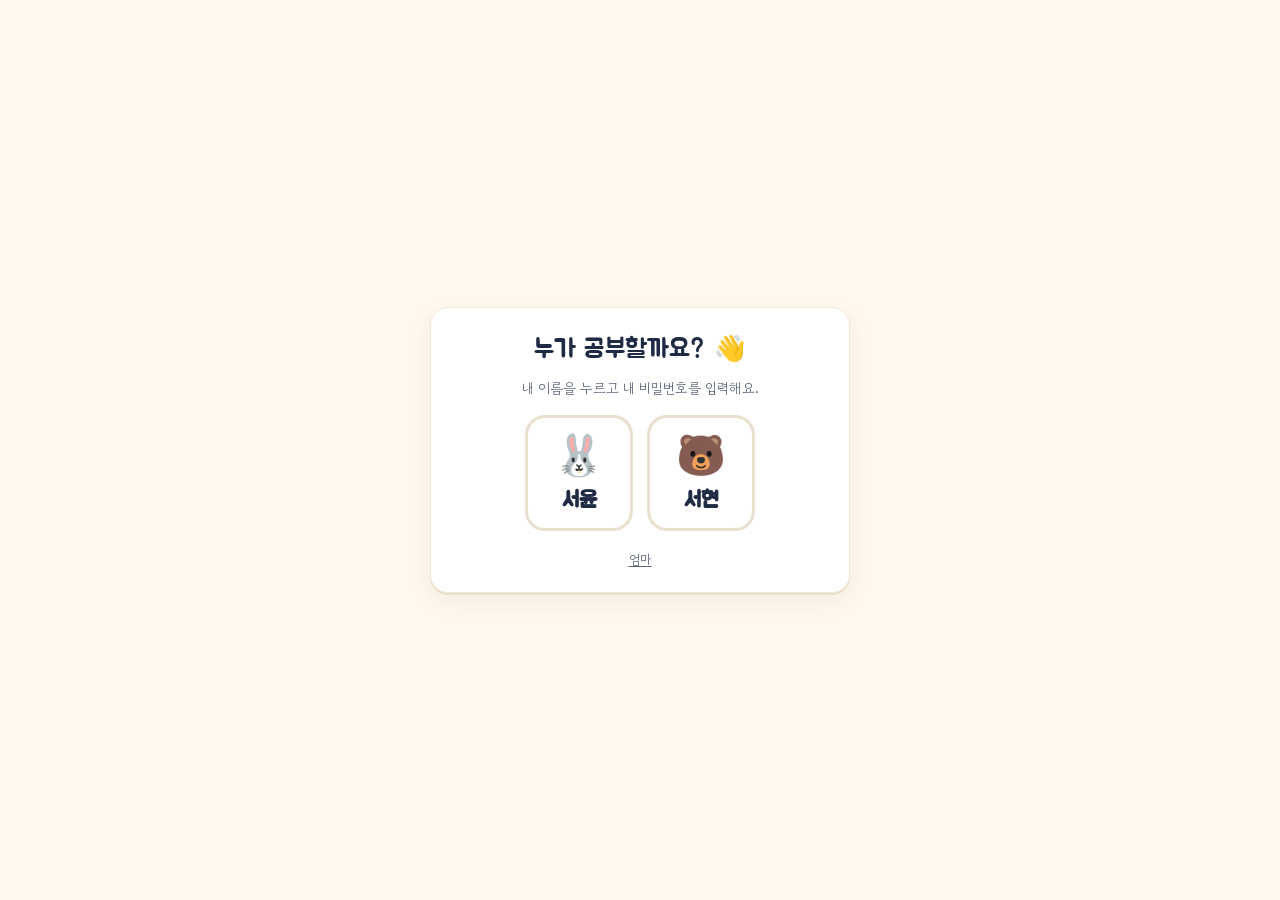
<file: index.html>
<!DOCTYPE html>
<html lang="ko">
<head>
<meta charset="UTF-8">
<meta name="viewport" content="width=device-width, initial-scale=1">
<title>수학 탐구실 · 5학년</title>
<link rel="preconnect" href="https://fonts.googleapis.com">
<link rel="preconnect" href="https://fonts.gstatic.com" crossorigin>
<link href="https://fonts.googleapis.com/css2?family=Jua&family=Gowun+Dodum&display=swap" rel="stylesheet">
<link rel="stylesheet" href="assets/style.css">
</head>
<body>
<div class="top"><div class="in">
  <a class="brand" href="./"><div class="logo">수</div><div><b>수학 탐구실</b><small>서윤 · 서현이의 수학 탐구실</small></div></a>
  <span id="who" style="margin-left:auto"></span>
</div></div>
<main class="wrap" id="app"></main>
<script>window.UNIT={id:"portal",title:"단원 목록"};</script>
<script src="config.js"></script>
<script src="assets/core.js"></script>
<script>
/* ===== 단원 목록: 새 단원을 만들면 ready:true 로 바꾸고 폴더(u3, u4 …)를 추가해요 ===== */
const UNITS=[
  {id:"u2", grade:"5-1", no:2, title:"약수와 배수", desc:"꽃병·꼬치·개구리 점프로 약수와 배수, 최대공약수와 최소공배수를 발견해요.", color:"var(--coral)", ready:true, kids:["서윤"]},
  {id:"u3", grade:"5-1", no:3, title:"", desc:"곧 열려요", color:"var(--sky)", ready:false, kids:["서윤"]},
  {id:"u4", grade:"5-1", no:4, title:"", desc:"곧 열려요", color:"var(--mint)", ready:false, kids:["서윤"]},
  {id:"g1u4", grade:"1-2", no:4, title:"덧셈과 뺄셈(2)", desc:"10을 만들어 더하고, 십몇에서 빼요. 십 배열판과 놀이로 배워요.", color:"var(--mint)", ready:true, kids:["서현"]},
  {id:"g1u6", grade:"1-2", no:6, title:"덧셈과 뺄셈(3)", desc:"수 모형으로 두 자리 수끼리 더하고 빼요.", color:"var(--grape)", ready:true, kids:["서현"]},
  {id:"en2", grade:"English", no:0, title:"Smart Phonics 2", desc:"단모음 a·e·i·o·u (Unit 1~8)와 Sound Expansion 1~4. 듣고, 읽고, 철자를 맞춰요.", color:"var(--sky)", ready:true, kids:["서현"]},
  {id:"br300", grade:"English", no:0, title:"Bricks Reading 300 · Level 1", desc:"20개 Unit. 책으로 읽고, 여기서 단어·이해 확인·생각 쓰기·단어 놀이를 해요.", color:"#2856A8", ready:true, kids:["서윤"]},
];
function starsOf(id){try{const s=JSON.parse(localStorage.getItem('math-lab-'+id+'-'+(STUDENT?STUDENT.name:''))||'{}');return Object.keys(s.explore||{}).length+Object.keys(s.concept||{}).length}catch(e){return 0}}
function render(){
  const app=document.getElementById('app');app.innerHTML='';
  app.append(h('section',{class:'hero',style:'grid-template-columns:1fr'},h('div',{},
    h('span',{class:'pill'},STUDENT&&!isMom()?STUDENT.name+'의 수학':'우리 집 수학'),
    h('h1',{html:'외우기 전에 <em>직접 해 보고</em><br>규칙을 발견해요'}),
    h('p',{},'공부할 단원을 골라 시작하세요. 직접 해 보고, 연습하고, 도전해요!'))));
  const g=h('div',{class:'grid g3'});
  UNITS.filter(U=>!STUDENT||isMom()||!U.kids||U.kids.includes(STUDENT.name)).forEach(U=>{
    const c=h('div',{class:'card step-card unit-card'+(U.ready?'':' locked'),onclick:()=>{if(U.ready)location.href=U.id+'/'}});
    c.style.setProperty('--c',U.color);
    c.innerHTML=`<span class="no">${U.grade}${U.no?' · '+U.no+'단원':''}${isMom()&&U.kids?' · '+U.kids.join(','):''}</span><h3>${U.title||'준비 중'}</h3><p>${U.desc}</p>`+(U.ready?`<div class="small" style="margin-top:8px">획득한 탐구·개념 별: ${starsOf(U.id)}개</div>`:'<div class="small" style="margin-top:8px">🔒 준비 중</div>');
    g.append(c);
  });
  app.append(g);
  app.append(h('a',{class:'card print-card',href:'print/',style:'display:flex;align-items:center;gap:14px;margin-top:14px;text-decoration:none;color:inherit'},h('div',{style:'font-size:34px'},'🖨️'),h('div',{},h('b',{class:'jua',style:'font-size:20px'},'영어 단어 쓰기 활동지'),h('div',{class:'small'},'단원 단어를 손으로 따라 쓰고 외워요. 출력해서 쓰고, 시험지로 확인해요.'))));
  if(STUDENT)renderNoteWall(app);
}
updateWho();ensureStudent(render);flushLog();
</script>
</body>
</html>
</file>
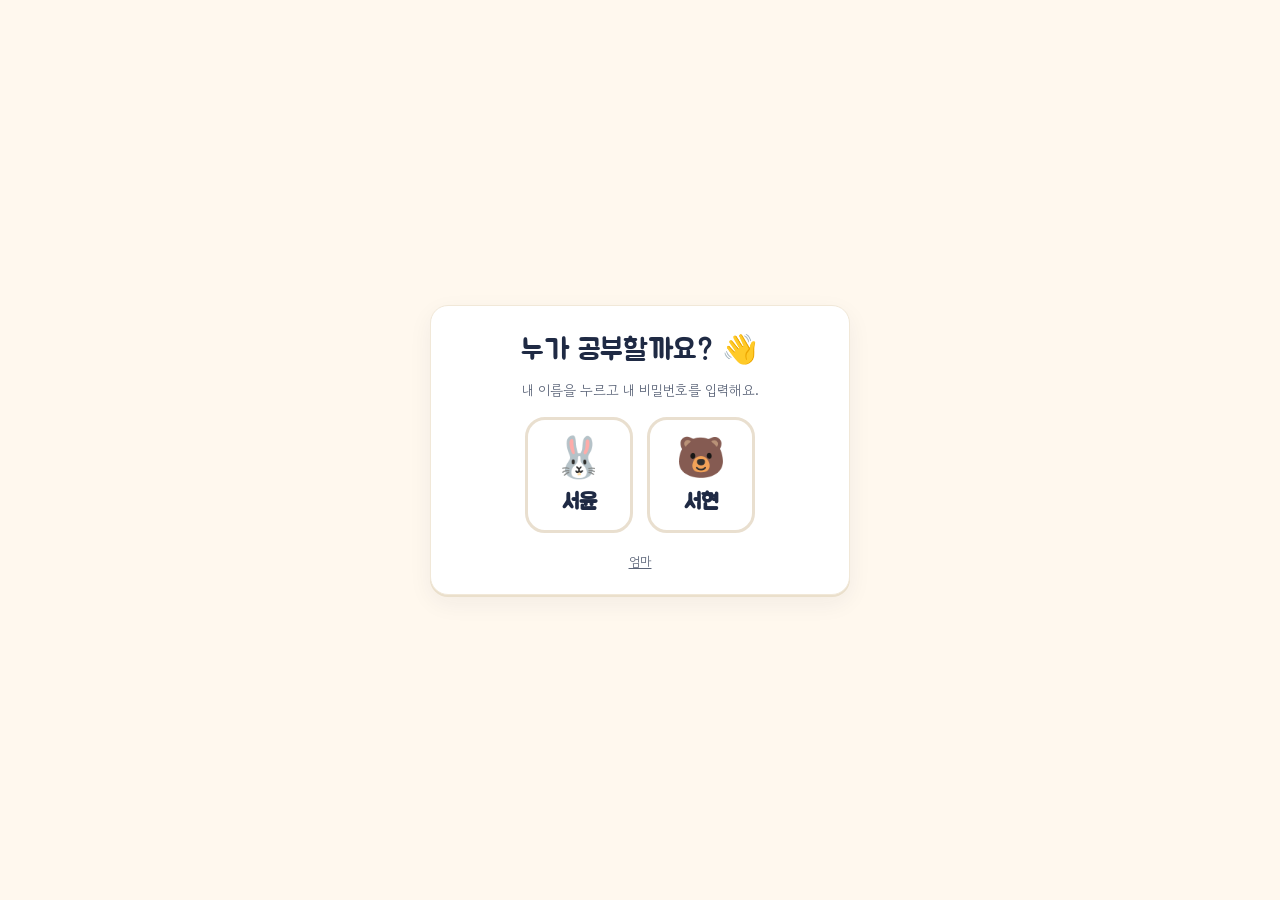
<file: en2/index.html>
<!DOCTYPE html>
<html lang="ko">
<head>
<meta charset="UTF-8">
<meta name="viewport" content="width=device-width, initial-scale=1">
<title>Smart Phonics 2 · 수학 탐구실</title>
<link rel="preconnect" href="https://fonts.googleapis.com">
<link rel="preconnect" href="https://fonts.gstatic.com" crossorigin>
<link href="https://fonts.googleapis.com/css2?family=Jua&family=Gowun+Dodum&display=swap" rel="stylesheet">
<link rel="stylesheet" href="../assets/style.css">
<link rel="stylesheet" href="../assets/g1.css">
<link rel="stylesheet" href="phonics.css">
</head>
<body class="g1">
<div class="top"><div class="in">
  <a class="brand" href="../"><div class="logo" style="background:var(--sky);box-shadow:0 3px 0 #2856A8">A</div><div><b>Smart Phonics 2</b><small>English · 단원 목록으로</small></div></a>
  <nav class="nav" id="nav">
    <a href="#home" data-r="home">🗺️ Units</a>
    <a href="#stickers" data-r="stickers">🌟 스티커</a>
  </nav>
  <span id="who"></span>
</div></div>
<main class="wrap" id="app"></main>
<script>window.UNIT={id:"en2",title:"English · Smart Phonics 2"};</script>
<script src="../config.js"></script>
<script src="../assets/core.js"></script>
<script src="../assets/g1kit.js"></script>
<script src="../assets/enkit.js"></script>
<script src="phonics.js"></script>
</body>
</html>
</file>
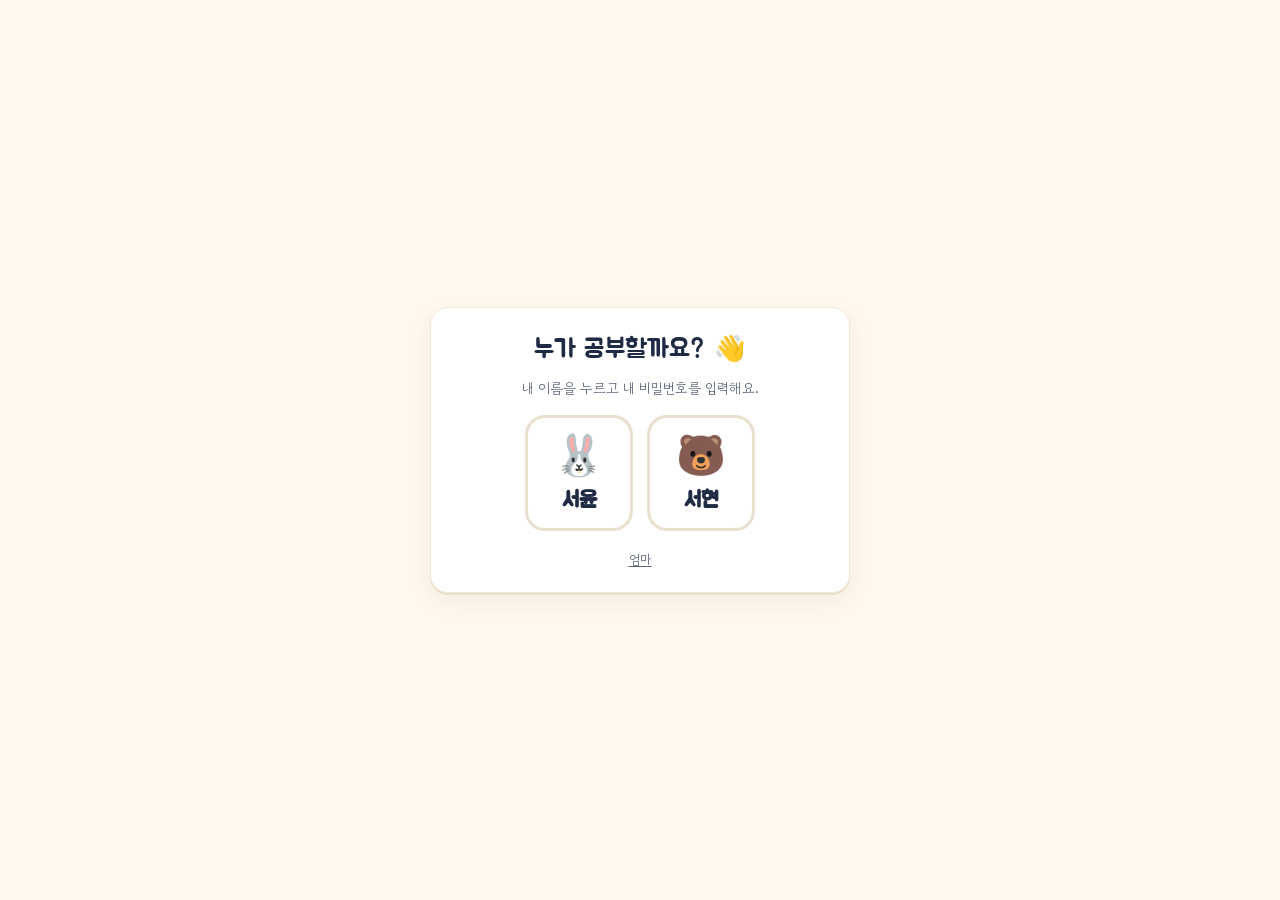
<file: print/index.html>
<!DOCTYPE html>
<html lang="ko">
<head>
<meta charset="UTF-8">
<meta name="viewport" content="width=device-width, initial-scale=1">
<title>영어 단어 쓰기 활동지 · 수학 탐구실</title>
<link rel="preconnect" href="https://fonts.googleapis.com">
<link rel="preconnect" href="https://fonts.gstatic.com" crossorigin>
<link href="https://fonts.googleapis.com/css2?family=Andika:wght@400;700&family=Jua&family=Gowun+Dodum&display=swap" rel="stylesheet">
<link rel="stylesheet" href="../assets/style.css">
<link rel="stylesheet" href="print.css">
</head>
<body>
<div class="top noprint"><div class="in">
  <a class="brand" href="../"><div class="logo" style="background:var(--grape)">✏️</div><div><b>영어 단어 쓰기 활동지</b><small>출력해서 손으로 쓰고 외우기 · 처음 화면으로</small></div></a>
  <span id="who"></span>
</div></div>
<main class="wrap noprint" id="app"></main>
<div id="sheets"></div>
<script>window.UNIT={id:"portal",title:"영어 쓰기 활동지"};</script>
<script src="../config.js"></script>
<script src="../assets/core.js"></script>
<script src="../br300/data.js"></script>
<script src="../br300/extra.js"></script>
<script src="print.js"></script>
</body>
</html>
</file>
<file: assets/style.css>
:root{
  --bg:#FFF8EE; --paper:#FFFFFF; --ink:#1F2A44; --sub:#5B6478; --line:#E9DFCF;
  --coral:#FF7A59; --coral-soft:#FFE6DD; --mint:#2BB39A; --mint-soft:#DDF5EF;
  --sky:#3E7BE6; --sky-soft:#E3EDFF; --sun:#FFC23C; --sun-soft:#FFF2CF;
  --grape:#8A5CF6; --grape-soft:#EEE7FF; --bad:#E5484D; --bad-soft:#FFE5E6;
  --r:18px; --shadow:0 2px 0 #EADFCB, 0 8px 24px rgba(31,42,68,.06);
}
*{box-sizing:border-box}
html,body{margin:0;background:var(--bg);color:var(--ink);font-family:"Gowun Dodum","Apple SD Gothic Neo","Malgun Gothic",sans-serif;font-size:17px;line-height:1.6}
h1,h2,h3,h4,.jua{font-family:"Jua","Gowun Dodum",sans-serif;font-weight:400;letter-spacing:.2px}
button{font-family:inherit;font-size:inherit;cursor:pointer}
input,select,textarea{font-family:inherit;font-size:inherit;color:var(--ink)}
.wrap{max-width:1040px;margin:0 auto;padding:0 18px 80px}
/* top bar */
.top{position:sticky;top:0;z-index:20;background:rgba(255,248,238,.92);backdrop-filter:blur(8px);border-bottom:1px solid var(--line)}
.top .in{max-width:1040px;margin:0 auto;padding:10px 18px;display:flex;align-items:center;gap:12px;flex-wrap:wrap}
.brand{display:flex;align-items:center;gap:10px;cursor:pointer;text-decoration:none;color:inherit}
.logo{width:38px;height:38px;border-radius:12px;background:var(--coral);color:#fff;display:grid;place-items:center;font-family:Jua;font-size:20px;box-shadow:0 3px 0 #D85C3D}
.brand b{font-family:Jua;font-size:20px;font-weight:400}
.brand small{display:block;color:var(--sub);font-size:13px;margin-top:-4px}
.nav{display:flex;gap:6px;margin-left:auto;flex-wrap:wrap}
.nav a{padding:6px 12px;border-radius:999px;text-decoration:none;color:var(--ink);font-size:15px;border:1px solid transparent}
.nav a:hover{background:#fff;border-color:var(--line)}
.nav a.on{background:var(--ink);color:#fff}
/* hero */
.hero{display:grid;grid-template-columns:1.3fr 1fr;gap:24px;align-items:center;padding:34px 0 18px}
.hero h1{font-size:40px;line-height:1.2;margin:0 0 10px}
.hero h1 em{font-style:normal;color:var(--coral)}
.hero p{color:var(--sub);margin:0 0 16px}
.pill{display:inline-block;padding:3px 12px;border-radius:999px;background:var(--sun-soft);color:#9A6B00;font-size:14px;margin-bottom:10px}
@media (max-width:760px){.hero{grid-template-columns:1fr}.hero h1{font-size:32px}}
/* cards */
.card{background:var(--paper);border-radius:var(--r);box-shadow:var(--shadow);padding:22px;border:1px solid #F1E8D8}
.grid{display:grid;gap:16px}
.g3{grid-template-columns:repeat(3,1fr)} .g2{grid-template-columns:repeat(2,1fr)}
@media (max-width:860px){.g3{grid-template-columns:repeat(2,1fr)}}
@media (max-width:560px){.g3,.g2{grid-template-columns:1fr}}
.step-card{cursor:pointer;transition:transform .15s;position:relative;overflow:hidden}
.step-card:hover{transform:translateY(-3px)}
.step-card .no{font-family:Jua;font-size:15px;color:#fff;background:var(--c,var(--sky));display:inline-block;padding:2px 10px;border-radius:999px}
.step-card h3{margin:10px 0 4px;font-size:22px}
.step-card p{margin:0;color:var(--sub);font-size:15px}
.stars{margin-top:10px;font-size:18px;letter-spacing:2px;color:#E2D6C2}
.stars .on{color:var(--sun)}
.section-title{display:flex;align-items:baseline;gap:10px;margin:34px 0 12px}
.section-title h2{margin:0;font-size:26px}
.section-title span{color:var(--sub);font-size:15px}
/* lesson page */
.lesson-head{padding:26px 0 8px}
.lesson-head .kicker{font-family:Jua;color:var(--c,var(--coral))}
.lesson-head h1{margin:2px 0 6px;font-size:34px}
.lesson-head p{margin:0;color:var(--sub)}
.tabs{display:flex;gap:8px;margin:18px 0 18px;flex-wrap:wrap}
.tab{border:2px solid var(--line);background:#fff;border-radius:14px;padding:8px 14px;display:flex;align-items:center;gap:8px;color:var(--ink)}
.tab .n{width:24px;height:24px;border-radius:50%;background:var(--line);display:grid;place-items:center;font-family:Jua;font-size:14px}
.tab.on{border-color:var(--ink);background:var(--ink);color:#fff}
.tab.on .n{background:#fff;color:var(--ink)}
.tab.done .n{background:var(--mint);color:#fff}
.story{display:flex;gap:14px;align-items:flex-start;background:var(--sun-soft);border-radius:16px;padding:14px 16px;margin-bottom:16px}
.story .who{font-size:30px;line-height:1}
.q-box{border-left:5px solid var(--c,var(--sky));background:#FAFBFF;padding:10px 14px;border-radius:0 12px 12px 0;margin:12px 0}
.q-box b{font-family:Jua;font-weight:400;color:var(--c,var(--sky))}
.row{display:flex;gap:10px;align-items:center;flex-wrap:wrap}
.btn{border:none;border-radius:12px;padding:9px 16px;background:var(--ink);color:#fff;box-shadow:0 3px 0 #0E1628;transition:transform .05s}
.btn:active{transform:translateY(2px);box-shadow:0 1px 0 #0E1628}
.btn.ghost{background:#fff;color:var(--ink);border:2px solid var(--line);box-shadow:none}
.btn.coral{background:var(--coral);box-shadow:0 3px 0 #D85C3D}
.btn.mint{background:var(--mint);box-shadow:0 3px 0 #1E8A76}
.btn.small{padding:5px 11px;font-size:15px;border-radius:10px}
.btn:disabled{opacity:.45;cursor:not-allowed}
.num-btn{min-width:44px;height:44px;border-radius:12px;border:2px solid var(--line);background:#fff;font-family:Jua;font-size:18px;color:var(--ink)}
.num-btn.ok{background:var(--mint);border-color:var(--mint);color:#fff}
.num-btn.no{background:var(--bad-soft);border-color:#F3B4B6;color:#B4232A}
.num-btn.sel{background:var(--sky);border-color:var(--sky);color:#fff}
.chip{display:inline-flex;align-items:center;justify-content:center;min-width:36px;height:36px;padding:0 10px;border-radius:999px;background:var(--mint-soft);color:#11705E;font-family:Jua;font-size:17px;margin:3px}
.chip.coral{background:var(--coral-soft);color:#B5442A}
.chip.sky{background:var(--sky-soft);color:#2856A8}
.chip.grape{background:var(--grape-soft);color:#5B34C2}
.chip.gray{background:#F1ECE3;color:#857A69}
input.ans,select.ans{border:2px solid var(--line);border-radius:10px;padding:6px 10px;width:110px;background:#fff}
input.ans.wide{width:220px}
input.ans:focus,select.ans:focus,textarea:focus{outline:none;border-color:var(--sky)}
input.ans.right{border-color:var(--mint);background:var(--mint-soft)}
input.ans.wrong{border-color:var(--bad);background:var(--bad-soft)}
textarea.note{width:100%;min-height:80px;border:2px dashed #E4D6BE;border-radius:12px;padding:10px 12px;background:#FFFDF8;resize:vertical}
.fb{margin-top:10px;padding:10px 14px;border-radius:12px;display:none}
.fb.show{display:block}
.fb.good{background:var(--mint-soft);color:#11705E}
.fb.bad{background:var(--bad-soft);color:#9E1C22}
.fb.info{background:var(--sky-soft);color:#24499A}
.concept{background:linear-gradient(135deg,#FFFFFF, #FFF6E2);border:2px solid var(--sun);border-radius:18px;padding:16px 18px;margin:12px 0}
.concept h4{margin:0 0 6px;font-size:19px;color:#A76F00}
.blank{display:inline-block;min-width:90px;border:none;border-bottom:3px solid var(--sun);background:transparent;text-align:center;font-family:Jua;font-size:18px;padding:0 4px;margin:0 4px}
.blank.right{border-color:var(--mint);color:#11705E}
.blank.wrong{border-color:var(--bad);color:var(--bad)}
/* problem cards */
.prob{background:#fff;border-radius:16px;border:2px solid #F0E6D5;padding:16px 18px;margin-bottom:14px;position:relative}
.prob.solved{border-color:var(--mint);background:#FBFFFD}
.prob .pn{font-family:Jua;color:var(--c,var(--coral));font-size:20px;margin-right:6px}
.prob .tag{float:right;font-size:13px;padding:2px 10px;border-radius:999px;background:#F5EFE5;color:#857A69}
.prob .qtext{margin:0 0 10px}
.prob .fields{display:flex;flex-wrap:wrap;gap:12px 18px;align-items:center;margin:10px 0}
.prob .fields label{display:flex;align-items:center;gap:6px}
.prob .acts{display:flex;gap:8px;flex-wrap:wrap;margin-top:6px}
.hintbox{background:var(--sun-soft);border-radius:12px;padding:10px 14px;margin-top:10px;display:none}
.solbox{background:#F6F4FF;border-radius:12px;padding:12px 14px;margin-top:10px;display:none;border:1px dashed #C9B8FA}
.choice{display:flex;flex-wrap:wrap;gap:8px}
.choice button{border:2px solid var(--line);background:#fff;border-radius:12px;padding:6px 14px}
.choice button.sel{border-color:var(--sky);background:var(--sky-soft)}
.cond{background:#F7F3EC;border-radius:12px;padding:8px 14px;margin:8px 0}
.mono{font-family:"Jua";font-size:19px;letter-spacing:1px}
/* ladder */
.ladder{display:inline-block;font-family:Jua;font-size:22px;margin:10px 0}
.ladder .lr{display:flex;align-items:stretch}
.ladder .d{width:54px;text-align:right;padding-right:8px;color:var(--coral)}
.ladder .cell{border-left:3px solid var(--ink);border-bottom:3px solid var(--ink);padding:2px 10px 2px 12px;display:flex;gap:22px;min-width:120px}
.ladder .cell span{min-width:40px;text-align:center}
.ladder .last{display:flex;gap:22px;padding-left:74px}
.ladder .last span{min-width:40px;text-align:center}
.ladder .lr.ghost .cell{border-color:#D8CDBB}
/* hundred board */
.board{display:grid;grid-template-columns:repeat(10,1fr);gap:4px;max-width:520px}
.board button{aspect-ratio:1;border:1.5px solid var(--line);background:#fff;border-radius:8px;font-family:Jua;font-size:16px;color:var(--ink);padding:0}
.board button.mk{background:var(--sky);border-color:var(--sky);color:#fff}
.board button.mk2{background:var(--coral);border-color:var(--coral);color:#fff}
.board button.both{background:var(--grape);border-color:var(--grape);color:#fff}
.board button.miss{outline:3px dashed var(--coral);outline-offset:-3px}
.board button.err{background:var(--bad-soft);border-color:var(--bad);color:var(--bad)}
/* misc */
.svgbox{width:100%;overflow-x:auto;background:#FFFDF8;border:1px solid var(--line);border-radius:14px;padding:8px;margin:10px 0}
.flex2{display:grid;grid-template-columns:1fr 1fr;gap:16px}
@media (max-width:760px){.flex2{grid-template-columns:1fr}}
table.t{border-collapse:collapse;margin:8px 0;font-size:15px}
table.t td,table.t th{border:1px solid var(--line);padding:4px 10px;text-align:center}
table.t th{background:#F7F1E6;font-weight:400;font-family:Jua}
.toast{position:fixed;left:50%;bottom:24px;transform:translateX(-50%) translateY(120px);background:var(--ink);color:#fff;padding:10px 18px;border-radius:999px;transition:transform .3s,opacity .3s;z-index:50;font-family:Jua;opacity:0;pointer-events:none}
.toast.show{transform:translateX(-50%) translateY(0);opacity:1}
.type-card{cursor:pointer}
.type-card .tn{font-family:Jua;font-size:13px;color:#fff;background:var(--grape);padding:1px 9px;border-radius:999px}
.type-card h4{margin:8px 0 2px;font-size:19px}
.type-card p{margin:0;font-size:14px;color:var(--sub)}
.stepper .st{display:none;margin:10px 0;padding:12px 14px;background:#FAF8FF;border-radius:12px;border-left:4px solid var(--grape)}
.stepper .st.show{display:block}
.stepper .st .sl{font-family:Jua;color:var(--grape)}
.rubric td:first-child{text-align:left}
.foot{margin-top:40px;color:var(--sub);font-size:14px;text-align:center}
.hide{display:none!important}
.small{font-size:14px;color:var(--sub)}
.big-num{font-family:Jua;font-size:30px}
.vase-wrap{display:flex;flex-wrap:wrap;gap:10px;margin:10px 0;min-height:80px;align-items:flex-end}
.vase{width:58px;text-align:center}
.vase .fl{display:flex;flex-wrap:wrap;justify-content:center;gap:2px;min-height:20px;align-content:flex-end}
.vase .fl i{width:10px;height:10px;border-radius:50%;background:var(--coral);display:block}
.vase .body{height:34px;background:linear-gradient(#BFD9FF,#8FB8F5);border-radius:6px 6px 14px 14px;margin-top:3px;font-family:Jua;color:#fff;display:grid;place-items:center;font-size:14px}
.leftover{display:flex;flex-wrap:wrap;gap:3px;padding:6px 10px;border:2px dashed var(--bad);border-radius:10px;align-items:center;color:var(--bad)}
.leftover i{width:10px;height:10px;border-radius:50%;background:var(--bad);display:block}
.badge-row{display:flex;gap:10px;flex-wrap:wrap}
/* 학생 로그인 · 포털 */
.overlay{position:fixed;inset:0;background:rgba(31,42,68,.45);display:grid;place-items:center;z-index:100;backdrop-filter:blur(3px)}
.who-btn{border:1.5px solid var(--line);background:#fff;border-radius:999px;padding:4px 12px;font-size:14px;color:var(--ink)}
.unit-card.locked{opacity:.55;cursor:default}
.unit-card.locked:hover{transform:none}
.kid-btn{display:flex;flex-direction:column;align-items:center;gap:4px;border:3px solid var(--line);background:#fff;border-radius:20px;padding:14px 26px;font-family:Jua;font-size:22px;color:var(--ink)}
.kid-btn:hover{border-color:var(--c)}
.mood-btn{display:flex;flex-direction:column;align-items:center;border:2px solid var(--line);background:#fff;border-radius:14px;padding:6px 8px;min-width:62px}
.mood-btn small{font-size:12px;color:var(--sub)}
.mood-btn.sel{border-color:var(--coral);background:var(--coral-soft)}
.letter-fab{position:fixed;right:18px;bottom:18px;width:58px;height:58px;border-radius:50%;border:none;background:var(--coral);font-size:28px;box-shadow:0 4px 0 #D85C3D,0 8px 20px rgba(0,0,0,.15);z-index:40}
.mood-btn.sel{border-color:var(--coral);background:var(--coral-soft)}
.mom-link{display:block;margin:18px auto 0;border:none;background:none;color:var(--sub);font-size:13px;text-decoration:underline}
.mom-bar{position:relative;background:var(--grape);color:#fff;text-align:center;padding:6px 10px;font-size:14px}
.mom-bar button{border:none;background:#fff;color:var(--grape);border-radius:999px;padding:2px 12px;margin-left:6px;font-family:Jua}
.fab-badge{position:absolute;top:-4px;right:-4px;background:var(--bad);color:#fff;border-radius:999px;font-size:13px;min-width:22px;height:22px;display:grid;place-items:center;font-family:Jua}
.reply-bubble{margin-top:8px;background:var(--grape-soft);color:#3E2490;border-radius:12px 12px 12px 2px;padding:8px 12px;white-space:pre-wrap}
.note-card{background:#FFFDF6;border:1.5px solid #F1E3C4;border-left:5px solid var(--sun);border-radius:12px;padding:10px 14px;margin:10px 0}

.lbadge{display:inline-block;margin-left:6px;font-size:12px;padding:2px 8px;border-radius:99px;background:#EEF2F8;color:#556}
.lbadge.done{background:#E3F8EE;color:#1E7A4E}.lbadge.next{background:#FFF1D6;color:#B5600B}
.ljump{display:flex;flex-wrap:wrap;gap:6px;margin-top:10px}
.ljump-b{font:inherit;font-size:13px;padding:4px 10px;border-radius:99px;border:1.5px solid #DDE3EE;background:#fff;cursor:pointer}
.ljump-b.ok{background:#E3F8EE;border-color:#A8E2C4;color:#1E7A4E}

.prob.retry{border-color:#FFC98A}

.askbox{margin-top:8px;display:flex;flex-direction:column;gap:6px}.askbox textarea{width:100%;font:inherit;padding:8px;border-radius:10px;border:1.5px solid #DDE3EE}
</file>
<file: assets/g1.css>
/* ===== 1학년용 화면 ===== */
body.g1{font-size:19px}
.g1 .wrap{max-width:900px}
.g1-say{display:flex;gap:10px;align-items:flex-start;margin:4px 0 8px}
.g1-spk{flex:none;width:44px;height:44px;border-radius:50%;border:none;background:var(--sun-soft);font-size:22px;box-shadow:0 2px 0 #EAD39A}
.g1-say-t{font-size:21px;line-height:1.5;padding-top:6px}
.g1-big{font-family:Jua;font-size:34px;letter-spacing:1px}
.g1-row{display:flex;align-items:center}
.g1-btn{border:none;border-radius:16px;padding:12px 22px;font-family:Jua;font-size:21px;background:var(--coral);color:#fff;box-shadow:0 4px 0 #D85C3D}
.g1-btn:active{transform:translateY(3px);box-shadow:0 1px 0 #D85C3D}
.g1-btn.ghost{background:#fff;color:var(--ink);border:2px solid var(--line);box-shadow:none;font-size:17px;padding:8px 14px}
.g1-btn.mint{background:var(--mint);box-shadow:0 4px 0 #1E8A76}
.g1-btn.sky{background:var(--sky);box-shadow:0 4px 0 #2856A8}
/* 문제 카드 */
.g1-prob{background:#fff;border:3px solid #F0E6D5;border-radius:24px;padding:16px 18px;margin:14px 0;position:relative}
.g1-prob.solved{border-color:var(--mint);background:#F6FFFB}
.g1-prob.shake{animation:g1shake .4s}
@keyframes g1shake{20%,60%{transform:translateX(-8px)}40%,80%{transform:translateX(8px)}}
.g1-num{position:absolute;top:-14px;left:16px;background:var(--coral);color:#fff;font-family:Jua;border-radius:999px;padding:1px 12px;font-size:17px}
.g1-visual{margin:8px 0;overflow-x:auto}
.g1-eq-area{display:flex;flex-direction:column;gap:10px;align-items:flex-start;margin:6px 0}
.g1-eq{font-family:Jua;font-size:38px;display:flex;align-items:center;gap:8px;flex-wrap:wrap}
.g1-box{display:inline-flex;align-items:center;justify-content:center;min-width:64px;height:64px;border:3px dashed #D9C9A8;border-radius:14px;background:#FFFDF6;font-family:Jua;font-size:36px;color:var(--ink);cursor:pointer;padding:0 6px}
.g1-box.focus{border-style:solid;border-color:var(--sky);background:var(--sky-soft)}
.g1-box.ok{border:3px solid var(--mint);background:var(--mint-soft)}
.g1-box.no{border:3px solid var(--bad);background:var(--bad-soft)}
.g1-keypad{display:grid;grid-template-columns:repeat(6,1fr);gap:8px;max-width:520px;margin:10px 0}
.g1-key{height:58px;border-radius:14px;border:2px solid var(--line);background:#fff;font-family:Jua;font-size:28px;color:var(--ink)}
.g1-key:active{background:var(--sky-soft)}
.g1-key.del{background:#F5EFE5}
.g1-key.ok{background:var(--mint);border-color:var(--mint);color:#fff}
@media (max-width:520px){.g1-keypad{grid-template-columns:repeat(4,1fr)}.g1-eq{font-size:30px}.g1-box{min-width:54px;height:54px;font-size:30px}}
.g1-acts{margin-top:8px}
.g1-fb{font-family:Jua;font-size:24px;min-height:4px;margin-top:6px}
.g1-fb.good{color:#11705E}
.g1-fb.bad{color:#C2410C}
.g1-hint{background:var(--sun-soft);border-radius:16px;padding:10px 14px;margin-top:8px}
.g1-sol{background:#F4F0FF;border-radius:16px;padding:10px 14px;margin-top:8px;border:2px dashed #C9B8FA}
.g1-choices{display:flex;flex-wrap:wrap;gap:10px;margin:8px 0}
.g1-choice{border:3px solid var(--line);background:#fff;border-radius:16px;padding:10px 18px;font-family:Jua;font-size:24px;color:var(--ink)}
.g1-choice.sel{border-color:var(--sky);background:var(--sky-soft)}
.g1-choice.ok{border-color:var(--mint);background:var(--mint-soft)}
.g1-choice.no{border-color:var(--bad);background:var(--bad-soft)}
.g1-progress{display:flex;gap:4px;font-size:24px}
.g1-progress span{color:#D8CDBB}.g1-progress span.on{color:var(--sun)}
/* 십 배열판 */
.g1-frames{display:flex;gap:14px;flex-wrap:wrap}
.g1-frame{display:grid;grid-template-columns:repeat(5,44px);grid-template-rows:repeat(2,44px);border:3px solid #1F2A44;border-radius:6px;background:#fff}
.g1-cell{border:1px solid #CFC6B6;display:grid;place-items:center}
.g1-dot{width:32px;height:32px;border-radius:50%;position:relative;box-shadow:inset 0 -3px 0 rgba(0,0,0,.15)}
.g1-dot.x::after{content:'';position:absolute;inset:-4px;background:linear-gradient(45deg,transparent 45%,#1F2A44 45%,#1F2A44 55%,transparent 55%)}
.g1-dot.x{opacity:.45}
.g1-cell.tap{cursor:pointer}
@media (max-width:520px){.g1-frame{grid-template-columns:repeat(5,34px);grid-template-rows:repeat(2,34px)}.g1-dot{width:24px;height:24px}}
/* 수 모형 */
.g1-blocks{display:inline-flex;align-items:flex-end;gap:14px;padding:8px 12px;background:#FFFDF6;border:2px solid #F1E3C4;border-radius:16px;position:relative;min-height:150px}
.g1-tens{display:flex;gap:6px;align-items:flex-end}
.g1-rod{display:flex;flex-direction:column;gap:1px;padding:1px;background:var(--c);border-radius:3px;cursor:default}
.g1-rod i{display:block;width:16px;height:12px;background:rgba(255,255,255,.35);border-radius:1px}
.g1-ones{display:grid;grid-template-columns:repeat(3,18px);gap:4px;align-items:end}
.g1-cube{width:18px;height:18px;background:var(--c);border-radius:3px;box-shadow:inset 0 -3px 0 rgba(0,0,0,.18)}
.g1-rod.x,.g1-cube.x{opacity:.25;outline:2px dashed var(--bad)}
.g1-blk-lab{position:absolute;top:4px;right:8px;font-family:Jua;color:var(--sub);font-size:16px}
.g1-blocks.tap .g1-rod,.g1-blocks.tap .g1-cube{cursor:pointer}
/* 세로셈 */
.g1-vert{display:inline-block;font-family:Jua;font-size:38px}
.g1-vrow{display:flex}
.g1-vc{width:64px;height:58px;display:inline-flex;align-items:center;justify-content:center}
.g1-vrow.head .g1-vc{font-size:18px;color:var(--sub);height:28px}
.g1-vrow.under{border-bottom:4px solid var(--ink)}
.g1-vrow .g1-box.g1-vc{margin:6px 0;min-width:56px;width:56px}
.g1-vc.op{width:40px}
/* 수직선 */
.g1-line{background:#FFFDF6;border-radius:14px;padding:4px}
/* 놀이 */
.g1-game{background:#fff;border:3px solid #E8DDFE;border-radius:24px;padding:16px;margin:10px 0}
.g1-game-t{font-family:Jua;font-size:20px;color:var(--grape);margin-bottom:8px}
.g1-bingo{display:grid;grid-template-columns:repeat(3,1fr);gap:10px;max-width:360px;margin:10px 0}
.g1-bcell{aspect-ratio:1;border-radius:18px;border:3px solid var(--line);background:#fff;font-family:Jua;font-size:34px;color:var(--ink)}
.g1-bcell.on{background:var(--sun);border-color:#E0A400;color:#fff}
.g1-bingo-q{background:var(--grape-soft);border-radius:16px;padding:10px 14px}
.g1-match{display:grid;grid-template-columns:repeat(4,1fr);gap:10px;max-width:560px;margin:10px 0}
.g1-mcard{height:84px;border-radius:16px;border:3px solid var(--grape);background:var(--grape);color:#fff;font-family:Jua;font-size:26px}
.g1-mcard.up{background:#fff;color:var(--ink)}
.g1-mcard.done{background:var(--mint-soft);border-color:var(--mint);color:#11705E}
.g1-ox{width:110px;height:110px;border-radius:28px;border:3px solid var(--line);background:#fff;font-size:56px}
/* 단계 · 노트 · 스티커 */
.g1-stepno{display:inline-grid;place-items:center;width:32px;height:32px;border-radius:50%;background:var(--grape);color:#fff;font-family:Jua;font-size:18px;margin-right:4px}
.g1-step{border-color:#E8DDFE}
.g1-note{background:#FFFBEA;border:3px dashed var(--sun);border-radius:20px;padding:14px;margin:18px 0}
.g1-chip{border:2px solid var(--line);background:#fff;border-radius:999px;padding:8px 16px;font-family:Jua;font-size:19px;color:var(--ink)}
.g1-chip.sel{background:var(--sun);border-color:#E0A400;color:#fff}
.g1-sticker-pop{position:fixed;left:50%;top:40%;transform:translate(-50%,-50%) scale(.2);font-size:120px;z-index:90;animation:g1pop 1.2s forwards;pointer-events:none}
@keyframes g1pop{30%{transform:translate(-50%,-50%) scale(1.2)}60%{transform:translate(-50%,-50%) scale(1)}100%{transform:translate(-50%,-160%) scale(.4);opacity:0}}
.g1-stickers{display:grid;grid-template-columns:repeat(auto-fill,minmax(64px,1fr));gap:8px}
.g1-stickers span{font-size:46px;text-align:center;background:#fff;border-radius:16px;border:2px solid #F1E3C4;padding:4px}
/* 지도 */
.g1-map{display:grid;grid-template-columns:repeat(auto-fill,minmax(240px,1fr));gap:14px}
.g1-mapcard{background:#fff;border:3px solid #F1E3C4;border-radius:24px;padding:16px;cursor:pointer;position:relative}
.g1-mapcard:hover{transform:translateY(-3px)}
.g1-mapcard .em{font-size:44px}
.g1-mapcard h3{margin:4px 0;font-size:24px}
.g1-mapcard .st{font-size:22px;letter-spacing:2px;color:#E2D6C2}
.g1-mapcard .st .on{color:var(--sun)}
.g1-tabs{display:flex;gap:8px;margin:12px 0;flex-wrap:wrap}
.g1-tab{border:3px solid var(--line);background:#fff;border-radius:18px;padding:8px 16px;font-family:Jua;font-size:20px;color:var(--ink)}
.g1-tab.on{background:var(--ink);border-color:var(--ink);color:#fff}
.g1-tab.done::after{content:' ⭐'}
.g1-voice{border:2px solid var(--line);background:#fff;border-radius:999px;padding:4px 10px;font-size:14px}
.g1-pick{border:3px solid var(--line);background:#fff;border-radius:18px;padding:10px 14px;font-family:Jua;font-size:20px;color:var(--ink);display:flex;flex-direction:column;align-items:center;gap:4px;min-width:120px}
.g1-pick.sel{border-color:var(--sky);background:var(--sky-soft)}
.g1-pick .em{font-size:40px}
.g1-ordercard{border:3px solid var(--line);background:#fff;border-radius:16px;padding:10px 14px;font-family:Jua;font-size:19px;color:var(--ink);text-align:left}
.g1-ordercard.used{opacity:.35}
.g1-orderlist div{background:var(--mint-soft);border-radius:12px;padding:8px 12px;margin:6px 0;font-family:Jua;font-size:19px}

/* 읽어 주기 끔 */
.g1-novoice .g1-spk,.g1-novoice .g1-voice{display:none!important}
.g1-novoice .g1-say-t{padding-top:0}
</file>
<file: en2/phonics.css>
.en-play{border:none;background:var(--sky);color:#fff;border-radius:999px;padding:6px 14px;font-family:Jua;font-size:17px;box-shadow:0 3px 0 #2856A8}
.en-play.big{font-size:22px;padding:10px 20px}
.en-listen{margin:8px 0}
.en-fam{background:#fff;border:3px solid #F1E3C4;border-radius:22px;padding:14px;margin:12px 0}
.en-fam-head{display:flex;align-items:center;gap:12px;flex-wrap:wrap;margin-bottom:8px}
.en-rime-big{font-family:Jua;font-size:40px}
.en-cards{display:grid;grid-template-columns:repeat(auto-fill,minmax(130px,1fr));gap:10px}
.en-card{border:3px solid var(--line);background:#FFFDF6;border-radius:20px;padding:10px;display:flex;flex-direction:column;align-items:center;gap:4px}
.en-card:active{transform:scale(.97);background:var(--sky-soft)}
.en-pic{font-size:54px;line-height:1.1}
.en-word{font-family:'Gowun Dodum',sans-serif;font-size:34px;font-weight:700;letter-spacing:1px;color:var(--ink)}
.en-rime{font-weight:700}
.en-tip{background:var(--sun-soft);border-radius:14px;padding:10px 14px;margin-top:10px;font-size:16px}
.en-opt{font-family:'Gowun Dodum',sans-serif;font-weight:700;font-size:30px;letter-spacing:1px}
.en-sent{font-family:'Gowun Dodum',sans-serif;font-size:28px;font-weight:700;line-height:1.6}
.en-story{background:#fff;border:3px solid #E8DDFE;border-radius:22px;padding:16px;margin:10px 0}
.en-story-t{font-family:Jua;font-size:22px;color:var(--grape)}
.en-line{display:flex;gap:10px;align-items:center;margin:10px 0;flex-wrap:wrap}
.en-w{cursor:pointer;border-radius:8px;padding:0 2px}
.en-w:hover,.en-w:active{background:var(--sky-soft)}
.en-w.sight{color:#2856A8;text-decoration:underline dotted}
.en-slots{display:flex;gap:8px;margin:14px 0}
.en-slot{width:58px;height:66px;border-bottom:4px solid var(--ink);display:grid;place-items:center;font-family:'Gowun Dodum',sans-serif;font-weight:700;font-size:40px}
.en-slot.full{color:var(--sky)}
.en-tiles{display:flex;gap:8px;flex-wrap:wrap}
.en-tile{width:58px;height:58px;border-radius:14px;border:3px solid var(--line);background:#fff;font-family:'Gowun Dodum',sans-serif;font-weight:700;font-size:32px;color:var(--ink)}
.en-tile:disabled{opacity:.25}
@media (max-width:520px){.en-slot{width:44px;height:54px;font-size:32px}.en-tile{width:48px;height:48px;font-size:26px}}
.en-typer{margin-top:8px}
.en-typer.shake{animation:g1shake .4s}
.en-slot.given{color:var(--sub)}
.en-slot.cur{border-bottom-color:var(--sky);background:var(--sky-soft);border-radius:8px 8px 0 0}
.en-kb{display:grid;grid-template-columns:repeat(9,1fr);gap:6px;max-width:560px;margin:10px 0}
.en-key{height:48px;border-radius:12px;border:2px solid var(--line);background:#fff;font-family:'Gowun Dodum',sans-serif;font-weight:700;font-size:24px;color:var(--ink)}
.en-key:active{background:var(--sky-soft)}
.en-key.del{grid-column:span 1;background:#F5EFE5}
.en-ws-t{font-family:Jua;color:var(--grape);font-size:18px;margin-bottom:6px}
.en-blank{min-width:86px;height:38px;border:none;border-bottom:3px solid var(--ink);background:#FFFDF6;font-family:'Gowun Dodum',sans-serif;font-weight:700;font-size:22px;color:var(--sky);margin:0 4px;border-radius:6px 6px 0 0;vertical-align:middle}
.en-blank.cur{background:var(--sky-soft)}
.en-blank.ok{color:#11705E;border-color:var(--mint)}
.en-blank.no{color:var(--bad);border-color:var(--bad)}
@media (max-width:520px){.en-kb{grid-template-columns:repeat(7,1fr)}.en-key{height:42px;font-size:20px}}
</file>
<file: print/print.css>
/* 화면: 고르기 */
.pbox{background:#fff;border-radius:20px;padding:16px 18px;box-shadow:0 2px 0 #EDE6DA}
.ubox{display:grid;grid-template-columns:repeat(auto-fill,minmax(120px,1fr));gap:6px;margin-top:6px}
.uchip{border:2px solid #E6E1D6;background:#fff;border-radius:12px;padding:6px 8px;text-align:left;cursor:pointer;display:flex;flex-direction:column;font:inherit}
.uchip small{font-size:11px;color:#778;white-space:nowrap;overflow:hidden;text-overflow:ellipsis}
.uchip.sel{border-color:#FF7A59;background:#FFF1EC}
#sheets{display:flex;flex-direction:column;align-items:center;gap:18px;padding:20px 0 60px;background:#EEF0F4}
#sheets:empty{display:none}

/* A4 활동지 */
.sheet{width:210mm;min-height:297mm;background:#fff;box-sizing:border-box;padding:11mm 12mm;box-shadow:0 2px 12px rgba(0,0,0,.12);font-family:'Gowun Dodum','Noto Sans CJK KR',sans-serif;color:#222;position:relative}
.sh-head{display:grid;grid-template-columns:auto 1fr;gap:2px 10px;border-bottom:2px solid #333;padding-bottom:5px;margin-bottom:4mm;align-items:end}
.sh-kind{font-family:Jua,'Noto Sans CJK KR',sans-serif;font-size:17px;background:#222;color:#fff;border-radius:8px;padding:3px 10px;grid-row:span 2}
.sh-title b{font-family:Andika,'Comic Relief',sans-serif;font-size:15px;margin-right:8px}
.sh-title span{font-family:Andika,'Comic Relief',sans-serif;font-size:13px;color:#555}
.sh-name{display:flex;gap:16px;font-size:13px;justify-content:flex-end}
.sh-score{font-weight:700}
.sh-tip{font-size:12px;color:#555;margin:0 0 3mm}
.wb{display:grid;grid-template-columns:46mm 1fr;gap:3mm;align-items:center;margin-bottom:3mm;break-inside:avoid}
.big .wb{grid-template-columns:30mm 1fr;margin-bottom:2.6mm}
.wb-l{display:flex;flex-direction:column;gap:1mm}
.wb-l.pic{align-items:center;text-align:center}
.emo{font-size:30px;line-height:1}
.wb-w{font-family:Andika,'Comic Relief',sans-serif;font-weight:700;font-size:16px}
.big .wb-w{font-size:18px}
.wb-ko{font-size:12px;color:#444;font-weight:400}
.wb-r{display:flex;flex-direction:column;gap:1.4mm}
.sb{margin-bottom:3.4mm;break-inside:avoid}
.sb-n{font-size:12px;color:#444;margin-bottom:1mm;font-family:Andika,'Comic Relief','Noto Sans CJK KR',sans-serif}
.sb .fl+.fl{margin-top:1.2mm}
.xg{display:grid;grid-template-columns:1fr 1fr;gap:3mm 6mm}
.xb{break-inside:avoid}.xb .fl{display:block;margin-top:1mm}
svg.fl{display:block;overflow:visible}
svg.fl .ln{stroke:#B9C0CC;stroke-width:.2}
svg.fl .ln.mid{stroke-dasharray:1 .8;stroke:#C9CFD9}
svg.fl .ln.base{stroke:#E07A7A;stroke-width:.25}
svg.fl .tx.trace{fill:#F1F3F7;stroke:#8F98A8;stroke-width:.16;stroke-dasharray:.55 .35;paint-order:stroke}
svg.fl .tx.solid{fill:#333}
.q-t{font-family:Jua,'Noto Sans CJK KR',sans-serif;font-size:15px;margin:5mm 0 2.5mm}
.q-t+.fl,.fl+.fl{margin-top:1.6mm}
.tg{display:grid;grid-template-columns:1fr 1fr;gap:3mm 8mm}
.ti{break-inside:avoid}.ti .fl{margin-top:1mm}
.ti-q{font-size:14px;display:flex;align-items:center;gap:4px}
.ti.pic .emo{font-size:40px}
.dots{font-size:10px;color:#999;letter-spacing:2px;margin-left:6px}
.pos{font-size:11px;color:#777}
.ti-s{font-family:Andika,'Comic Relief',sans-serif;font-size:15px;line-height:2.3;margin-bottom:1mm}
.blank{display:inline-block;width:34mm;border-bottom:1.5px solid #333;margin:0 2px}
.ti-c{font-family:Andika,'Comic Relief',sans-serif;font-size:15px;display:flex;align-items:flex-end;gap:6px;height:11mm}
.kline{flex:1;border-bottom:1.5px solid #333;height:1px}
.key{font-size:13px;margin-bottom:4mm;line-height:1.8}.key b{display:block;font-size:14px}
@page{size:A4 portrait;margin:0}
@media print{
  .noprint,#toast,#mom-bar,.letter-fab,.overlay,.mom-bar{display:none!important}
  body{background:#fff!important}
  #sheets{background:none;padding:0;gap:0;display:block}
  .sheet{box-shadow:none;break-after:page;min-height:auto;height:297mm;overflow:hidden}
  .sheet:last-child{break-after:auto}
}

.gbox{background:#F1F7FF;border:1.5px solid #9DBBF5;border-radius:10px;padding:3mm 4mm;font-size:13px;line-height:1.6}
.gbox-t{font-family:Jua,'Noto Sans CJK KR',sans-serif;font-size:16px;margin-bottom:1mm}
.gi{margin-bottom:3mm;break-inside:avoid}
.gi-s{font-family:Andika,'Comic Relief',sans-serif;font-size:15px;margin-bottom:1.2mm}
</file>
